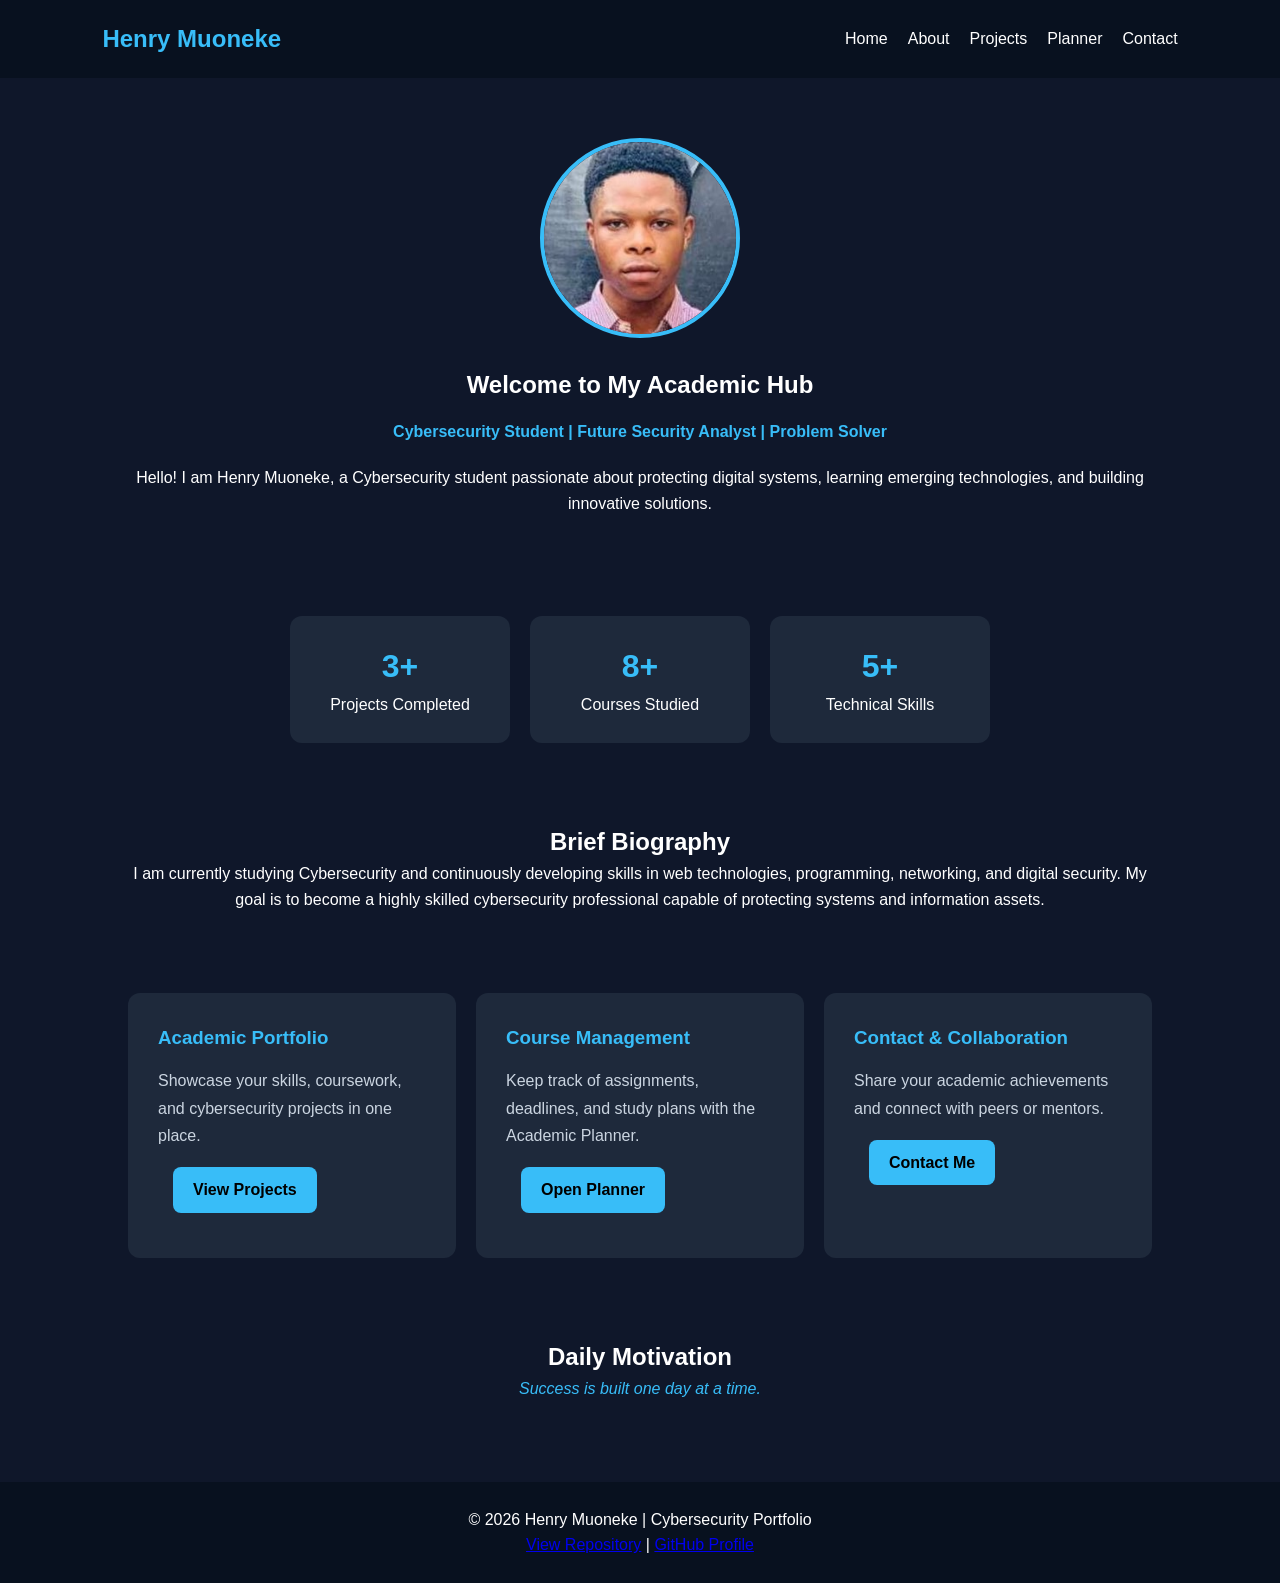
<file: index.html>
<!DOCTYPE html>

<html lang="en">
<head>
    <meta charset="UTF-8">
    <meta name="viewport" content="width=device-width, initial-scale=1.0">
    <title>Henry Muoneke | Cybersecurity Portfolio</title>
    <link rel="stylesheet" href="css/style.css">
</head>
<body>

<header>
    <nav class="navbar">
        <h2>Henry Muoneke</h2>
        <ul>
            <li><a href="index.html">Home</a></li>
            <li><a href="about.html">About</a></li>
            <li><a href="projects.html">Projects</a></li>
            <li><a href="planner.html">Planner</a></li>
            <li><a href="contact.html">Contact</a></li>
        </ul>
    </nav>
</header>

<section class="hero">
    <img src="images/passport 2.jpg" alt="Henry Muoneke" class="profile-pic">

<h1>Welcome to My Academic Hub</h1>

<p class="typing">
    Cybersecurity Student | Future Security Analyst | Problem Solver
</p>

<p>
    Hello! I am Henry Muoneke, a Cybersecurity student passionate about
    protecting digital systems, learning emerging technologies, and
    building innovative solutions.
</p>

</section>

<section class="stats">
    <div class="card">
        <h3>3+</h3>
        <p>Projects Completed</p>
    </div>

<div class="card">
    <h3>8+</h3>
    <p>Courses Studied</p>
</div>

<div class="card">
    <h3>5+</h3>
    <p>Technical Skills</p>
</div>

</section>

<section class="bio">
    <h2>Brief Biography</h2>

<p>
    I am currently studying Cybersecurity and continuously developing
    skills in web technologies, programming, networking, and digital
    security. My goal is to become a highly skilled cybersecurity
    professional capable of protecting systems and information assets.
</p>

</section>

<section class="highlights">
    <div class="highlight-card">
        <h3>Academic Portfolio</h3>
        <p>Showcase your skills, coursework, and cybersecurity projects in one place.</p>
        <a href="projects.html" class="btn">View Projects</a>
    </div>

    <div class="highlight-card">
        <h3>Course Management</h3>
        <p>Keep track of assignments, deadlines, and study plans with the Academic Planner.</p>
        <a href="planner.html" class="btn">Open Planner</a>
    </div>

    <div class="highlight-card">
        <h3>Contact & Collaboration</h3>
        <p>Share your academic achievements and connect with peers or mentors.</p>
        <a href="contact.html" class="btn">Contact Me</a>
    </div>
</section>

<section class="quote-section">
    <h2>Daily Motivation</h2>
    <p id="quote"></p>
</section>

<footer>
    <p>© 2025 Henry Muoneke | Cybersecurity Portfolio</p>
    <p>
        <a href="https://github.com/hmuoneke5125-star/student-portfolio" target="_blank">View Repository</a> | 
        <a href="https://github.com/hmuoneke5125-star/" target="_blank">GitHub Profile</a>
    </p>
</footer>

<script src="js/script.js"></script>

</body>
</html>
</file>
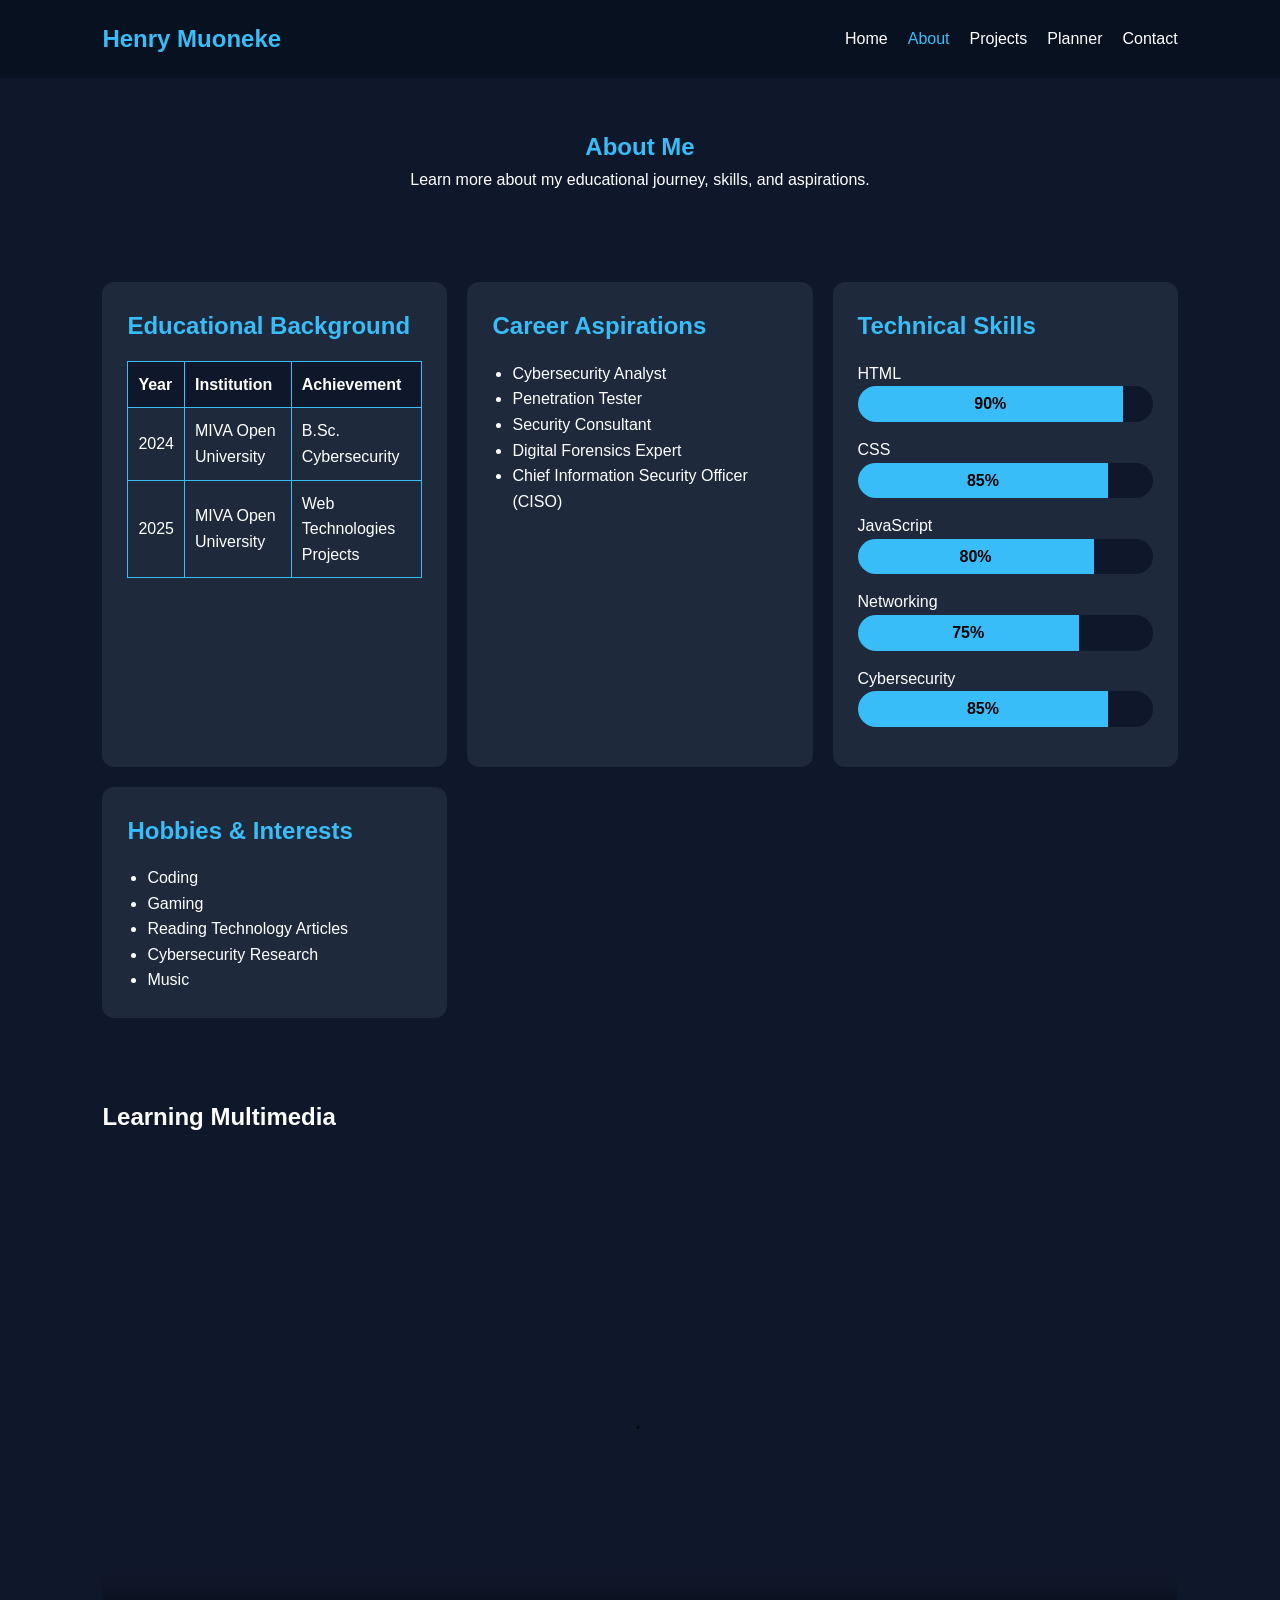
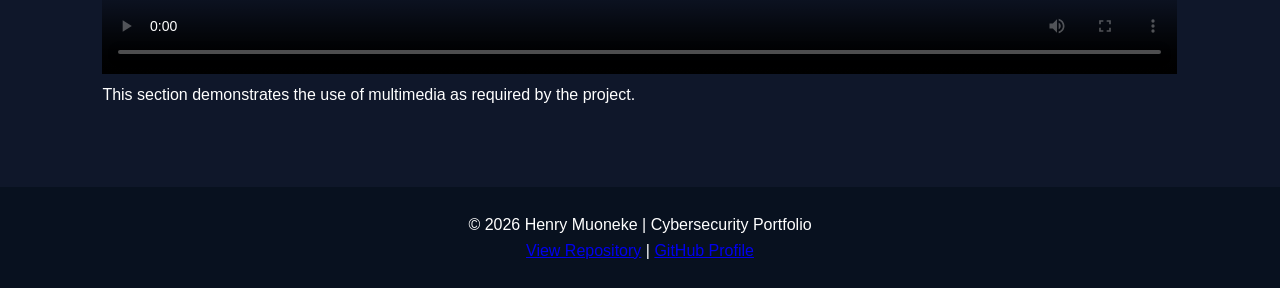
<file: about.html>
<!DOCTYPE html>

<html lang="en">
<head>
    <meta charset="UTF-8">
    <meta name="viewport" content="width=device-width, initial-scale=1.0">
    <title>About Me | Henry Muoneke</title>
    <link rel="stylesheet" href="css/style.css">
</head>
<body>

<header>
    <nav class="navbar">
        <h2>Henry Muoneke</h2>
        <ul>
            <li><a href="index.html">Home</a></li>
            <li><a href="about.html" class="active">About</a></li>
            <li><a href="projects.html">Projects</a></li>
            <li><a href="planner.html">Planner</a></li>
            <li><a href="contact.html">Contact</a></li>
        </ul>
    </nav>
</header>

<section class="page-header">
    <h1>About Me</h1>
    <p>Learn more about my educational journey, skills, and aspirations.</p>
</section>

<section class="about-container">

<div class="about-card">
    <h2>Educational Background</h2>

    <table>
        <tr>
            <th>Year</th>
            <th>Institution</th>
            <th>Achievement</th>
        </tr>

        <tr>
            <td>2024</td>
            <td>MIVA Open University</td>
            <td>B.Sc. Cybersecurity</td>
        </tr>

        <tr>
            <td>2025</td>
            <td>MIVA Open University</td>
            <td>Web Technologies Projects</td>
        </tr>
    </table>
</div>

<div class="about-card">
    <h2>Career Aspirations</h2>

    <ul>
        <li>Cybersecurity Analyst</li>
        <li>Penetration Tester</li>
        <li>Security Consultant</li>
        <li>Digital Forensics Expert</li>
        <li>Chief Information Security Officer (CISO)</li>
    </ul>
</div>

<div class="about-card">
    <h2>Technical Skills</h2>

    <div class="skill">
        <p>HTML</p>
        <div class="progress">
            <div class="progress-fill html">90%</div>
        </div>
    </div>

    <div class="skill">
        <p>CSS</p>
        <div class="progress">
            <div class="progress-fill css">85%</div>
        </div>
    </div>

    <div class="skill">
        <p>JavaScript</p>
        <div class="progress">
            <div class="progress-fill js">80%</div>
        </div>
    </div>

    <div class="skill">
        <p>Networking</p>
        <div class="progress">
            <div class="progress-fill net">75%</div>
        </div>
    </div>

    <div class="skill">
        <p>Cybersecurity</p>
        <div class="progress">
            <div class="progress-fill cyber">85%</div>
        </div>
    </div>
</div>

<div class="about-card">
    <h2>Hobbies & Interests</h2>

    <ul>
        <li>Coding</li>
        <li>Gaming</li>
        <li>Reading Technology Articles</li>
        <li>Cybersecurity Research</li>
        <li>Music</li>
    </ul>
</div>

</section>

<section class="video-section">
    <h2>Learning Multimedia</h2>

<video controls width="100%" poster="https://interactive-examples.mdn.mozilla.net/media/cc0-images/flower.png">
    <source src="https://interactive-examples.mdn.mozilla.net/media/cc0-videos/flower.mp4" type="video/mp4">
    Your browser does not support video playback.
</video>

<p>
    This section demonstrates the use of multimedia as required by the project.
</p>

</section>

<footer>
    <p>© 2025 Henry Muoneke | Cybersecurity Portfolio</p>
    <p>
        <a href="https://github.com/hmuoneke5125-star/student-portfolio" target="_blank">View Repository</a> | 
        <a href="https://github.com/hmuoneke5125-star/" target="_blank">GitHub Profile</a>
    </p>
</footer>

<script src="js/script.js"></script>

</body>
</html>
</file>
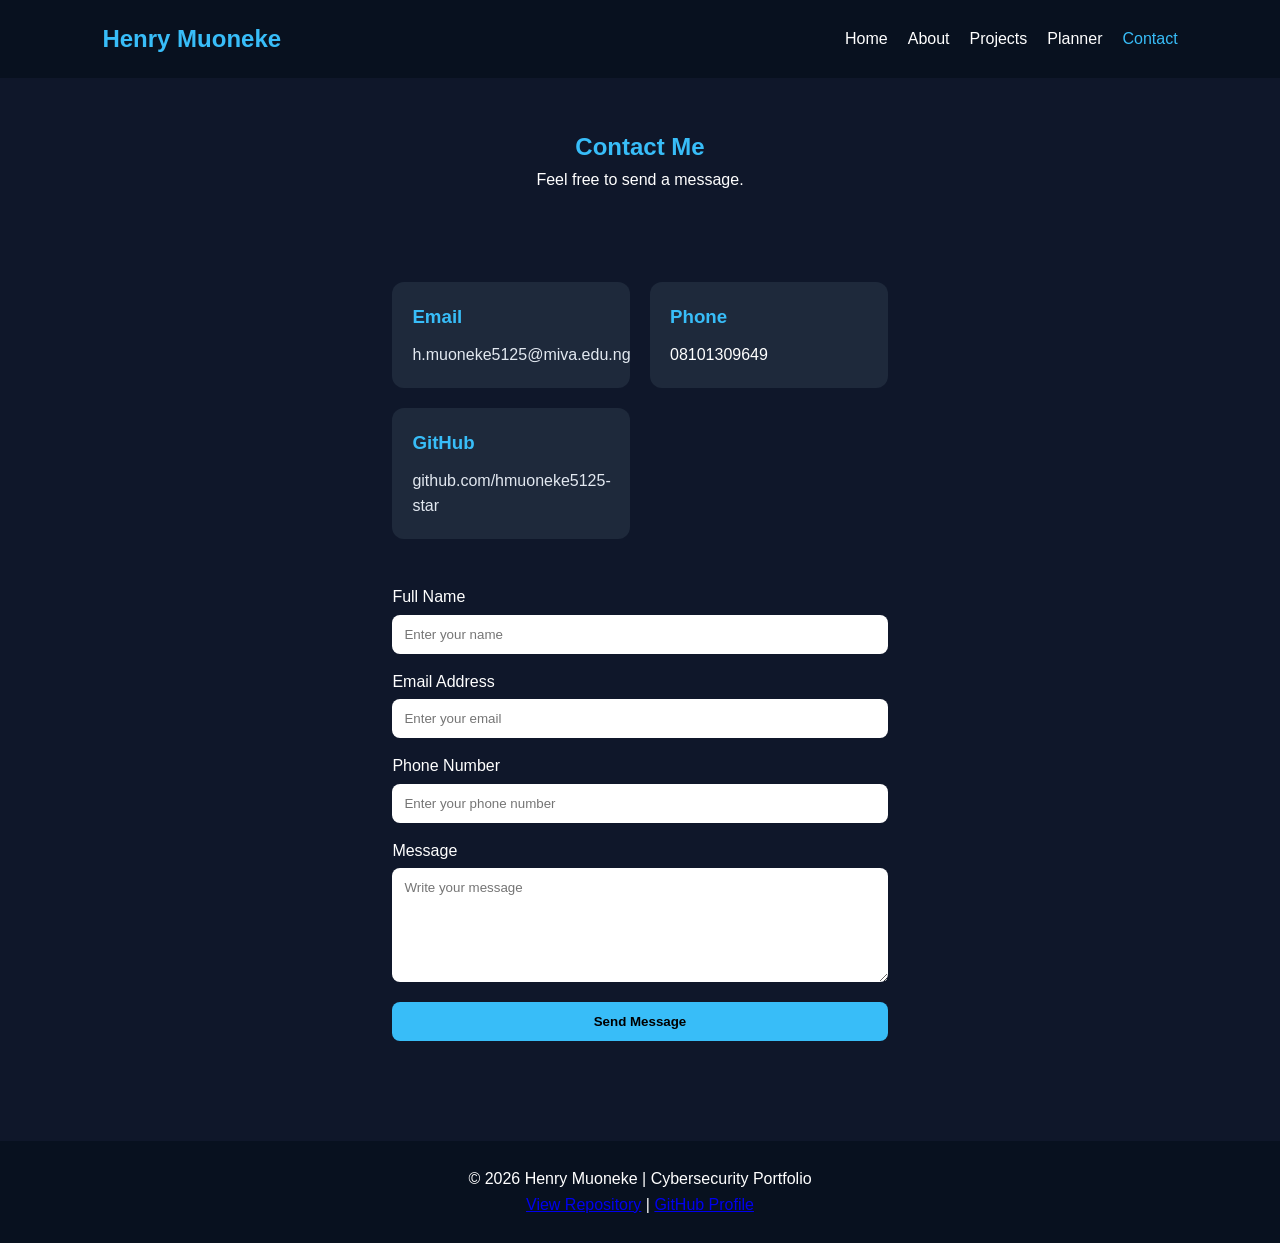
<file: contact.html>
<!DOCTYPE html>

<html lang="en">
<head>
    <meta charset="UTF-8">
    <meta name="viewport" content="width=device-width, initial-scale=1.0">
    <title>Contact Me | Henry Muoneke</title>
    <link rel="stylesheet" href="css/style.css">
</head>
<body>

<header>
    <nav class="navbar">
        <h2>Henry Muoneke</h2>
        <ul>
            <li><a href="index.html">Home</a></li>
            <li><a href="about.html">About</a></li>
            <li><a href="projects.html">Projects</a></li>
            <li><a href="planner.html">Planner</a></li>
            <li><a href="contact.html" class="active">Contact</a></li>
        </ul>
    </nav>
</header>

<section class="page-header">
    <h1>Contact Me</h1>
    <p>Feel free to send a message.</p>
</section>

<section class="contact-container">
    <div class="contact-info">
        <div class="info-card">
            <h3>Email</h3>
            <p><a href="mailto:h.muoneke5125@miva.edu.ng">h.muoneke5125@miva.edu.ng</a></p>
        </div>
        <div class="info-card">
            <h3>Phone</h3>
            <p>08101309649</p>
        </div>
        <div class="info-card">
            <h3>GitHub</h3>
            <p><a href="https://github.com/hmuoneke5125-star" target="_blank" rel="noreferrer">github.com/hmuoneke5125-star</a></p>
        </div>
    </div>

    <form id="contactForm">

        <label for="name">Full Name</label>
        <input type="text" id="name" placeholder="Enter your name">

        <label for="email">Email Address</label>
        <input type="email" id="email" placeholder="Enter your email">

        <label for="phone">Phone Number</label>
        <input type="text" id="phone" placeholder="Enter your phone number">

        <label for="message">Message</label>
        <textarea id="message" rows="6" placeholder="Write your message"></textarea>

        <button type="submit">Send Message</button>

    </form>

    <p id="formMessage"></p>

</section>

<footer>
    <p>© 2025 Henry Muoneke | Cybersecurity Portfolio</p>
    <p>
        <a href="https://github.com/hmuoneke5125-star/student-portfolio" target="_blank">View Repository</a> | 
        <a href="https://github.com/hmuoneke5125-star/" target="_blank">GitHub Profile</a>
    </p>
</footer>

<script src="js/script.js"></script>

</body>
</html>
</file>
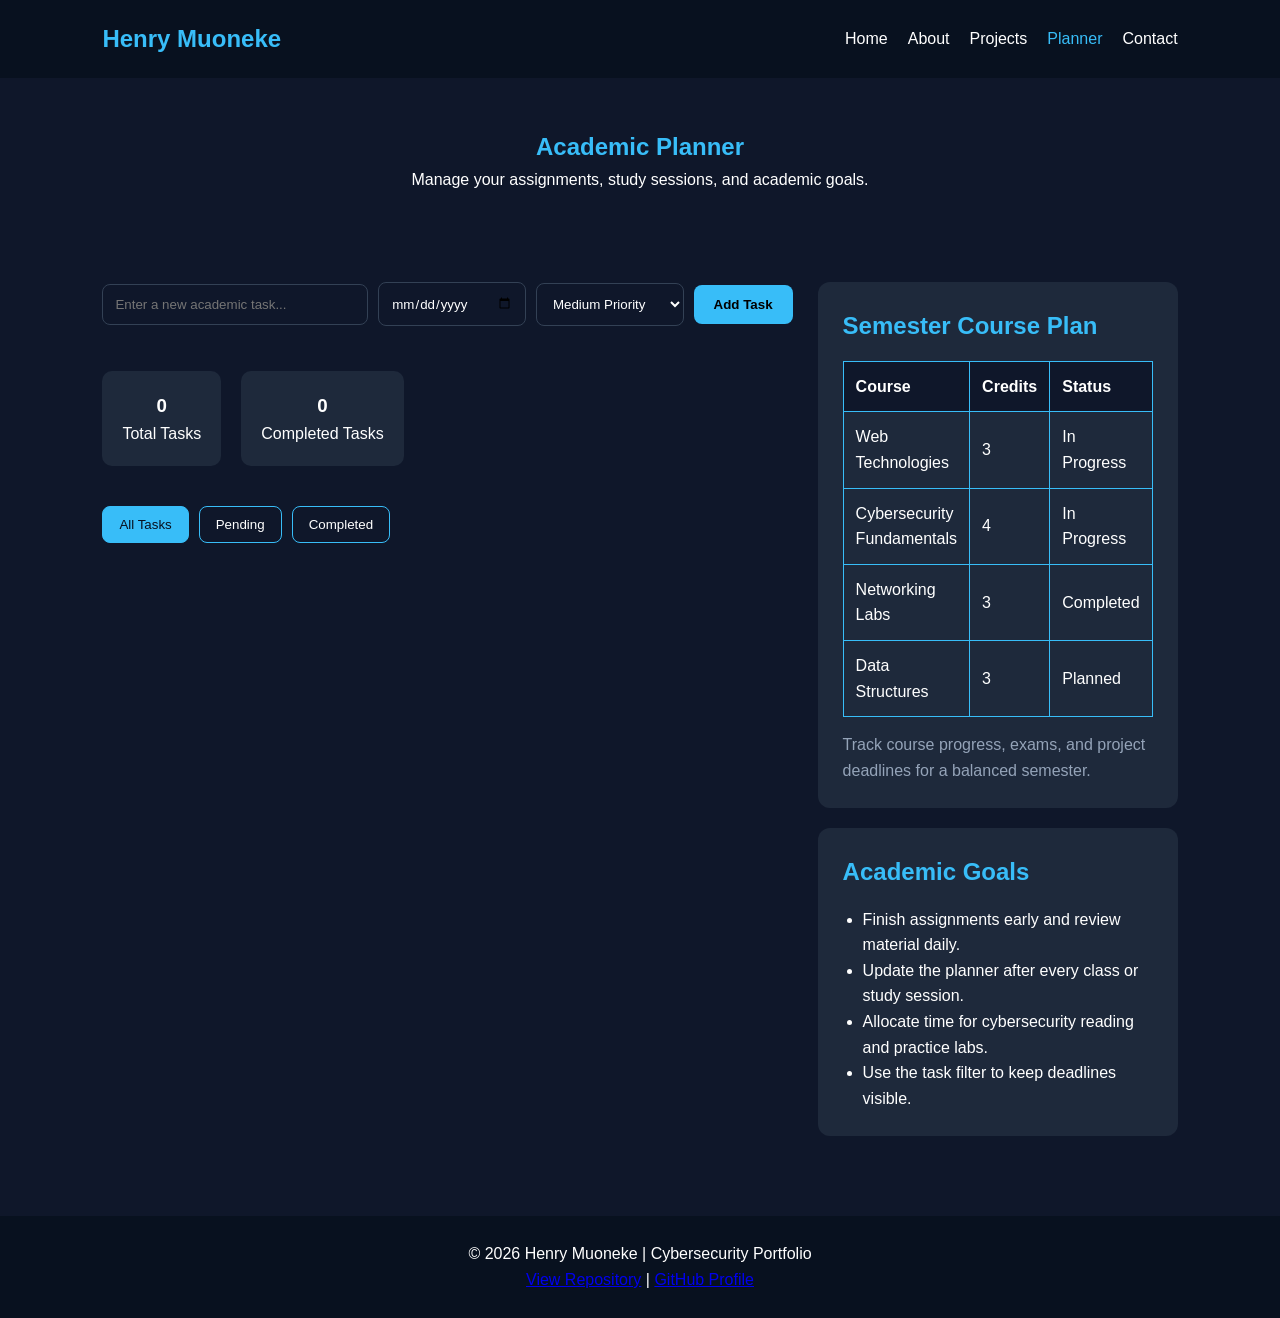
<file: planner.html>
<!DOCTYPE html>

<html lang="en">
<head>
    <meta charset="UTF-8">
    <meta name="viewport" content="width=device-width, initial-scale=1.0">
    <title>Academic Planner | Henry Muoneke</title>
    <link rel="stylesheet" href="css/style.css">
</head>
<body>

<header>
    <nav class="navbar">
        <h2>Henry Muoneke</h2>
        <ul>
            <li><a href="index.html">Home</a></li>
            <li><a href="about.html">About</a></li>
            <li><a href="projects.html">Projects</a></li>
            <li><a href="planner.html" class="active">Planner</a></li>
            <li><a href="contact.html">Contact</a></li>
        </ul>
    </nav>
</header>

<section class="page-header">
    <h1>Academic Planner</h1>
    <p>Manage your assignments, study sessions, and academic goals.</p>
</section>

<section class="planner-container">
    <div class="planner-grid">
        <div class="planner-panel">
            <div class="task-input-section">
                <input type="text" id="taskInput" placeholder="Enter a new academic task...">
                <input type="date" id="dueDate" aria-label="Task due date">
                <select id="prioritySelect" aria-label="Task priority">
                    <option value="High">High Priority</option>
                    <option value="Medium" selected>Medium Priority</option>
                    <option value="Low">Low Priority</option>
                </select>
                <button id="addTaskBtn" onclick="addTask()">Add Task</button>
            </div>

            <div class="task-stats">
                <div class="stat-card">
                    <h3 id="totalTasks">0</h3>
                    <p>Total Tasks</p>
                </div>

                <div class="stat-card">
                    <h3 id="completedTasks">0</h3>
                    <p>Completed Tasks</p>
                </div>
            </div>

            <div class="task-controls">
                <button class="filter-btn active" onclick="setFilter('all')">All Tasks</button>
                <button class="filter-btn" onclick="setFilter('pending')">Pending</button>
                <button class="filter-btn" onclick="setFilter('completed')">Completed</button>
            </div>

            <ul id="taskList"></ul>
        </div>

        <div class="planner-panel">
            <div class="about-card">
                <h2>Semester Course Plan</h2>
                <table class="course-table">
                    <tr>
                        <th>Course</th>
                        <th>Credits</th>
                        <th>Status</th>
                    </tr>
                    <tr>
                        <td>Web Technologies</td>
                        <td>3</td>
                        <td>In Progress</td>
                    </tr>
                    <tr>
                        <td>Cybersecurity Fundamentals</td>
                        <td>4</td>
                        <td>In Progress</td>
                    </tr>
                    <tr>
                        <td>Networking Labs</td>
                        <td>3</td>
                        <td>Completed</td>
                    </tr>
                    <tr>
                        <td>Data Structures</td>
                        <td>3</td>
                        <td>Planned</td>
                    </tr>
                </table>
                <p class="course-summary">Track course progress, exams, and project deadlines for a balanced semester.</p>
            </div>

            <div class="about-card">
                <h2>Academic Goals</h2>
                <ul>
                    <li>Finish assignments early and review material daily.</li>
                    <li>Update the planner after every class or study session.</li>
                    <li>Allocate time for cybersecurity reading and practice labs.</li>
                    <li>Use the task filter to keep deadlines visible.</li>
                </ul>
            </div>
        </div>
    </div>
</section>

<footer>
    <p>© 2025 Henry Muoneke | Cybersecurity Portfolio</p>
    <p>
        <a href="https://github.com/hmuoneke5125-star/student-portfolio" target="_blank">View Repository</a> | 
        <a href="https://github.com/hmuoneke5125-star/" target="_blank">GitHub Profile</a>
    </p>
</footer>

<script src="js/script.js"></script>

</body>
</html>
</file>
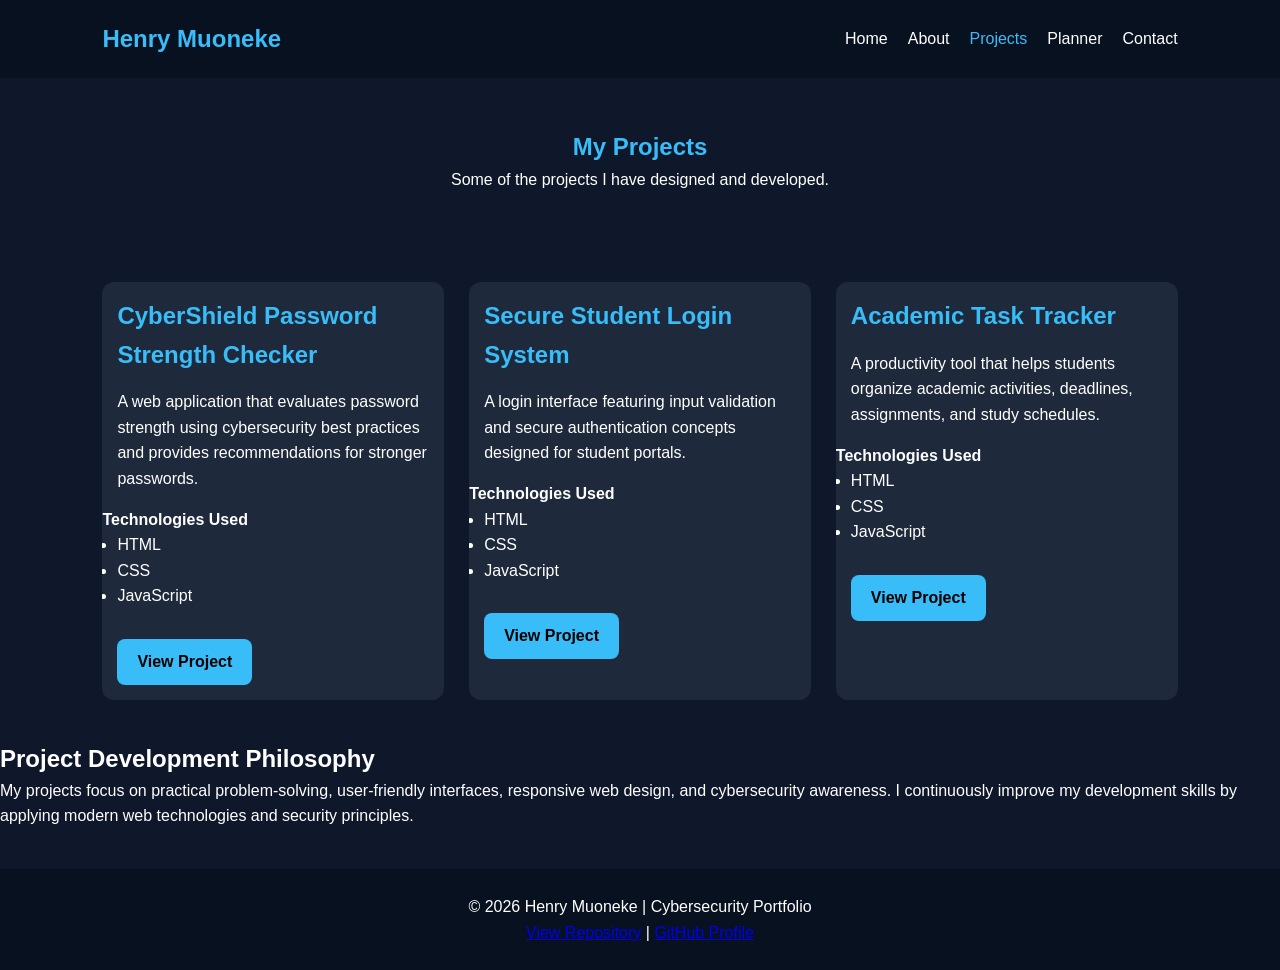
<file: projects.html>
<!DOCTYPE html>

<html lang="en">
<head>
    <meta charset="UTF-8">
    <meta name="viewport" content="width=device-width, initial-scale=1.0">
    <title>Projects | Henry Muoneke</title>
    <link rel="stylesheet" href="css/style.css">
</head>
<body>

<header>
    <nav class="navbar">
        <h2>Henry Muoneke</h2>
        <ul>
            <li><a href="index.html">Home</a></li>
            <li><a href="about.html">About</a></li>
            <li><a href="projects.html" class="active">Projects</a></li>
            <li><a href="planner.html">Planner</a></li>
            <li><a href="contact.html">Contact</a></li>
        </ul>
    </nav>
</header>

<section class="page-header">
    <h1>My Projects</h1>
    <p>Some of the projects I have designed and developed.</p>
</section>

<section class="projects-grid">

<div class="project-card">
    <h2>CyberShield Password Strength Checker</h2>

    <p>
        A web application that evaluates password strength using
        cybersecurity best practices and provides recommendations
        for stronger passwords.
    </p>

    <h4>Technologies Used</h4>
    <ul>
        <li>HTML</li>
        <li>CSS</li>
        <li>JavaScript</li>
    </ul>

    <a href="#" class="btn">View Project</a>
</div>

<div class="project-card">
    <h2>Secure Student Login System</h2>

    <p>
        A login interface featuring input validation and secure
        authentication concepts designed for student portals.
    </p>

    <h4>Technologies Used</h4>
    <ul>
        <li>HTML</li>
        <li>CSS</li>
        <li>JavaScript</li>
    </ul>

    <a href="#" class="btn">View Project</a>
</div>

<div class="project-card">
    <h2>Academic Task Tracker</h2>

    <p>
        A productivity tool that helps students organize academic
        activities, deadlines, assignments, and study schedules.
    </p>

    <h4>Technologies Used</h4>
    <ul>
        <li>HTML</li>
        <li>CSS</li>
        <li>JavaScript</li>
    </ul>

    <a href="#" class="btn">View Project</a>
</div>

</section>

<section class="project-summary">
    <h2>Project Development Philosophy</h2>

<p>
    My projects focus on practical problem-solving, user-friendly
    interfaces, responsive web design, and cybersecurity awareness.
    I continuously improve my development skills by applying
    modern web technologies and security principles.
</p>

</section>

<footer>
    <p>© 2025 Henry Muoneke | Cybersecurity Portfolio</p>
    <p>
        <a href="https://github.com/hmuoneke5125-star/student-portfolio" target="_blank">View Repository</a> | 
        <a href="https://github.com/hmuoneke5125-star/" target="_blank">GitHub Profile</a>
    </p>
</footer>

<script src="js/script.js"></script>

</body>
</html>
</file>
<file: css/style.css>
/* ===== GLOBAL STYLES ===== */

*{
margin:0;
padding:0;
box-sizing:border-box;
font-family: Arial, Helvetica, sans-serif;
}

body{
background:#0f172a;
color:white;
line-height:1.6;
}

/* ===== NAVIGATION ===== */

.navbar{
display:flex;
justify-content:space-between;
align-items:center;
padding:20px 8%;
background:#08111f;
position:sticky;
top:0;
z-index:1000;
}

.navbar h2{
color:#38bdf8;
}

.navbar ul{
display:flex;
list-style:none;
gap:20px;
}

.navbar a{
color:white;
text-decoration:none;
transition:0.3s;
}

.navbar a:hover,
.navbar a.active{
color:#38bdf8;
}

/* ===== HERO ===== */

.hero{
text-align:center;
padding:60px 10%;
}

.profile-pic{
width:200px;
height:200px;
object-fit:cover;
border-radius:50%;
border:4px solid #38bdf8;
margin-bottom:20px;
}

.hero h1{
margin-bottom:15px;
}

.typing{
color:#38bdf8;
font-weight:bold;
margin-bottom:20px;
}

/* ===== STATS ===== */

.stats{
display:flex;
justify-content:center;
gap:20px;
flex-wrap:wrap;
padding:40px 10%;
}

.card{
background:#1e293b;
padding:25px;
width:220px;
border-radius:12px;
text-align:center;
transition:0.4s;
}

.card:hover{
transform:translateY(-5px);
}

.card h3{
color:#38bdf8;
font-size:2rem;
}

/* ===== BIO ===== */

.bio{
padding:40px 10%;
text-align:center;
}

/* ===== QUOTES ===== */

.quote-section{
text-align:center;
padding:40px;
}

#quote{
color:#38bdf8;
font-style:italic;
}

/* ===== PAGE HEADER ===== */

.page-header{
text-align:center;
padding:50px 10%;
}

.page-header h1{
color:#38bdf8;
}

/* ===== ABOUT PAGE ===== */

.about-container{
display:grid;
grid-template-columns:repeat(auto-fit,minmax(300px,1fr));
gap:20px;
padding:40px 8%;
}

.about-card{
background:#1e293b;
padding:25px;
border-radius:12px;
}

.about-card h2{
margin-bottom:15px;
color:#38bdf8;
}

.about-card ul{
padding-left:20px;
}

table{
width:100%;
border-collapse:collapse;
}

table th,
table td{
border:1px solid #38bdf8;
padding:10px;
text-align:left;
}

table th{
background:#0f172a;
}

/* ===== SKILLS ===== */

.skill{
margin-bottom:15px;
}

.progress{
background:#0f172a;
border-radius:20px;
overflow:hidden;
}

.progress-fill{
background:#38bdf8;
color:black;
font-weight:bold;
text-align:center;
padding:5px;
}

.html{width:90%;}
.css{width:85%;}
.js{width:80%;}
.net{width:75%;}
.cyber{width:85%;}

/* ===== VIDEO ===== */

.video-section{
padding:40px 8%;
}

/* ===== PROJECTS ===== */

.projects-grid{
display:grid;
grid-template-columns:repeat(auto-fit,minmax(300px,1fr));
gap:25px;
padding:40px 8%;
}

.project-card{
background:#1e293b;
border-radius:12px;
overflow:hidden;
transition:0.4s;
}

.project-card:hover{
transform:translateY(-5px);
}

.project-card img{
width:100%;
height:220px;
object-fit:cover;
}

.project-card h2{
color:#38bdf8;
padding:15px;
}

.project-card p,
.project-card ul{
padding:0 15px 15px;
}

.btn{
display:inline-block;
margin:15px;
padding:10px 20px;
background:#38bdf8;
color:black;
text-decoration:none;
border-radius:8px;
font-weight:bold;
}

.highlights{
display:grid;
grid-template-columns:repeat(auto-fit,minmax(220px,1fr));
gap:20px;
padding:40px 10%;
}

.highlight-card{
background:#1e293b;
padding:30px;
border-radius:12px;
transition:transform 0.3s ease, box-shadow 0.3s ease;
}

.highlight-card:hover{
transform:translateY(-5px);
box-shadow:0 20px 40px rgba(0,0,0,0.2);
}

.highlight-card h3{
color:#38bdf8;
margin-bottom:15px;
}

.highlight-card p{
color:#cbd5e1;
line-height:1.7;
}

.highlight-card .btn{
margin-top:18px;
}

/* ===== PLANNER ===== */

.planner-container{
padding:40px 8%;
}

.planner-grid{
display:grid;
grid-template-columns:1fr 360px;
gap:25px;
}

.planner-panel{
display:flex;
flex-direction:column;
gap:20px;
}

.task-input-section{
display:grid;
grid-template-columns:1.8fr 1fr 1fr auto;
gap:10px;
align-items:center;
margin-bottom:25px;
}

.task-input-section input,
.task-input-section select{
background:#0f172a;
color:white;
border:1px solid #334155;
padding:12px;
border-radius:8px;
}

.task-input-section button{
background:#38bdf8;
border:none;
padding:12px 20px;
border-radius:8px;
cursor:pointer;
font-weight:bold;
}

.task-controls{
display:flex;
gap:10px;
flex-wrap:wrap;
margin-bottom:25px;
}

.filter-btn{
background:transparent;
border:1px solid #38bdf8;
color:white;
padding:10px 16px;
border-radius:8px;
cursor:pointer;
transition:0.3s;
}

.filter-btn:hover,
.filter-btn.active{
background:#38bdf8;
color:#08111f;
}

.task-stats{
display:flex;
gap:20px;
margin-bottom:20px;
}

.stat-card{
background:#1e293b;
padding:20px;
border-radius:10px;
text-align:center;
}

#taskList{
list-style:none;
}

.task-item{
background:#1e293b;
margin-bottom:10px;
padding:18px;
border-radius:12px;
display:flex;
justify-content:space-between;
align-items:flex-start;
gap:15px;
}

.task-item.completed{
opacity:0.7;
}

.task-details{
max-width:calc(100% - 180px);
}

.task-meta{
display:flex;
gap:12px;
flex-wrap:wrap;
margin-top:10px;
color:#94a3b8;
font-size:.95rem;
}

.priority-chip{
padding:6px 12px;
border-radius:999px;
font-weight:bold;
}

.priority-high{
background:#fb923c;
color:#08111f;
}

.priority-medium{
background:#38bdf8;
color:#08111f;
}

.priority-low{
background:#a78bfa;
color:#08111f;
}

.task-item button{
background:transparent;
border:1px solid #38bdf8;
color:white;
padding:8px 12px;
border-radius:8px;
cursor:pointer;
}

.task-item button:hover{
background:#38bdf8;
color:#08111f;
}

.course-table{
width:100%;
border-collapse:collapse;
margin-top:15px;
}

.course-table th,
.course-table td{
border:1px solid #38bdf8;
padding:12px;
text-align:left;
}

.course-summary{
margin-top:15px;
color:#94a3b8;
}

.contact-info{
display:grid;
grid-template-columns:repeat(auto-fit,minmax(200px,1fr));
gap:20px;
margin-bottom:30px;
}

.info-card{
background:#1e293b;
padding:20px;
border-radius:12px;
}

.info-card h3{
color:#38bdf8;
margin-bottom:10px;
}

.info-card a{
color:#e2e8f0;
text-decoration:none;
}

.info-card a:hover{
color:#38bdf8;
}

.completed{
text-decoration:line-through;
opacity:0.6;
}

/* ===== CONTACT ===== */

.contact-container{
padding:40px 8%;
max-width:700px;
margin:auto;
}

.contact-container form{
display:flex;
flex-direction:column;
}

.contact-container label{
margin-top:15px;
}

.contact-container input,
.contact-container textarea{
padding:12px;
margin-top:5px;
border:none;
border-radius:8px;
}

.contact-container button{
margin-top:20px;
padding:12px;
background:#38bdf8;
border:none;
border-radius:8px;
cursor:pointer;
font-weight:bold;
}

#formMessage{
margin-top:20px;
text-align:center;
color:#38bdf8;
}

/* ===== FOOTER ===== */

footer{
text-align:center;
padding:25px;
background:#08111f;
margin-top:40px;
}

/* ===== ANIMATIONS ===== */

.card,
.project-card,
.about-card{
animation:fadeIn 1s ease;
}

@keyframes fadeIn{
from{
opacity:0;
transform:translateY(20px);
}

to{
    opacity:1;
    transform:translateY(0);
}

}

/* ===== RESPONSIVE ===== */

@media(max-width:768px){

.navbar{
    flex-direction:column;
    gap:15px;
}

.navbar ul{
    flex-wrap:wrap;
    justify-content:center;
}

.task-input-section{
    flex-direction:column;
}

.task-stats{
    flex-direction:column;
}

}
</file>
